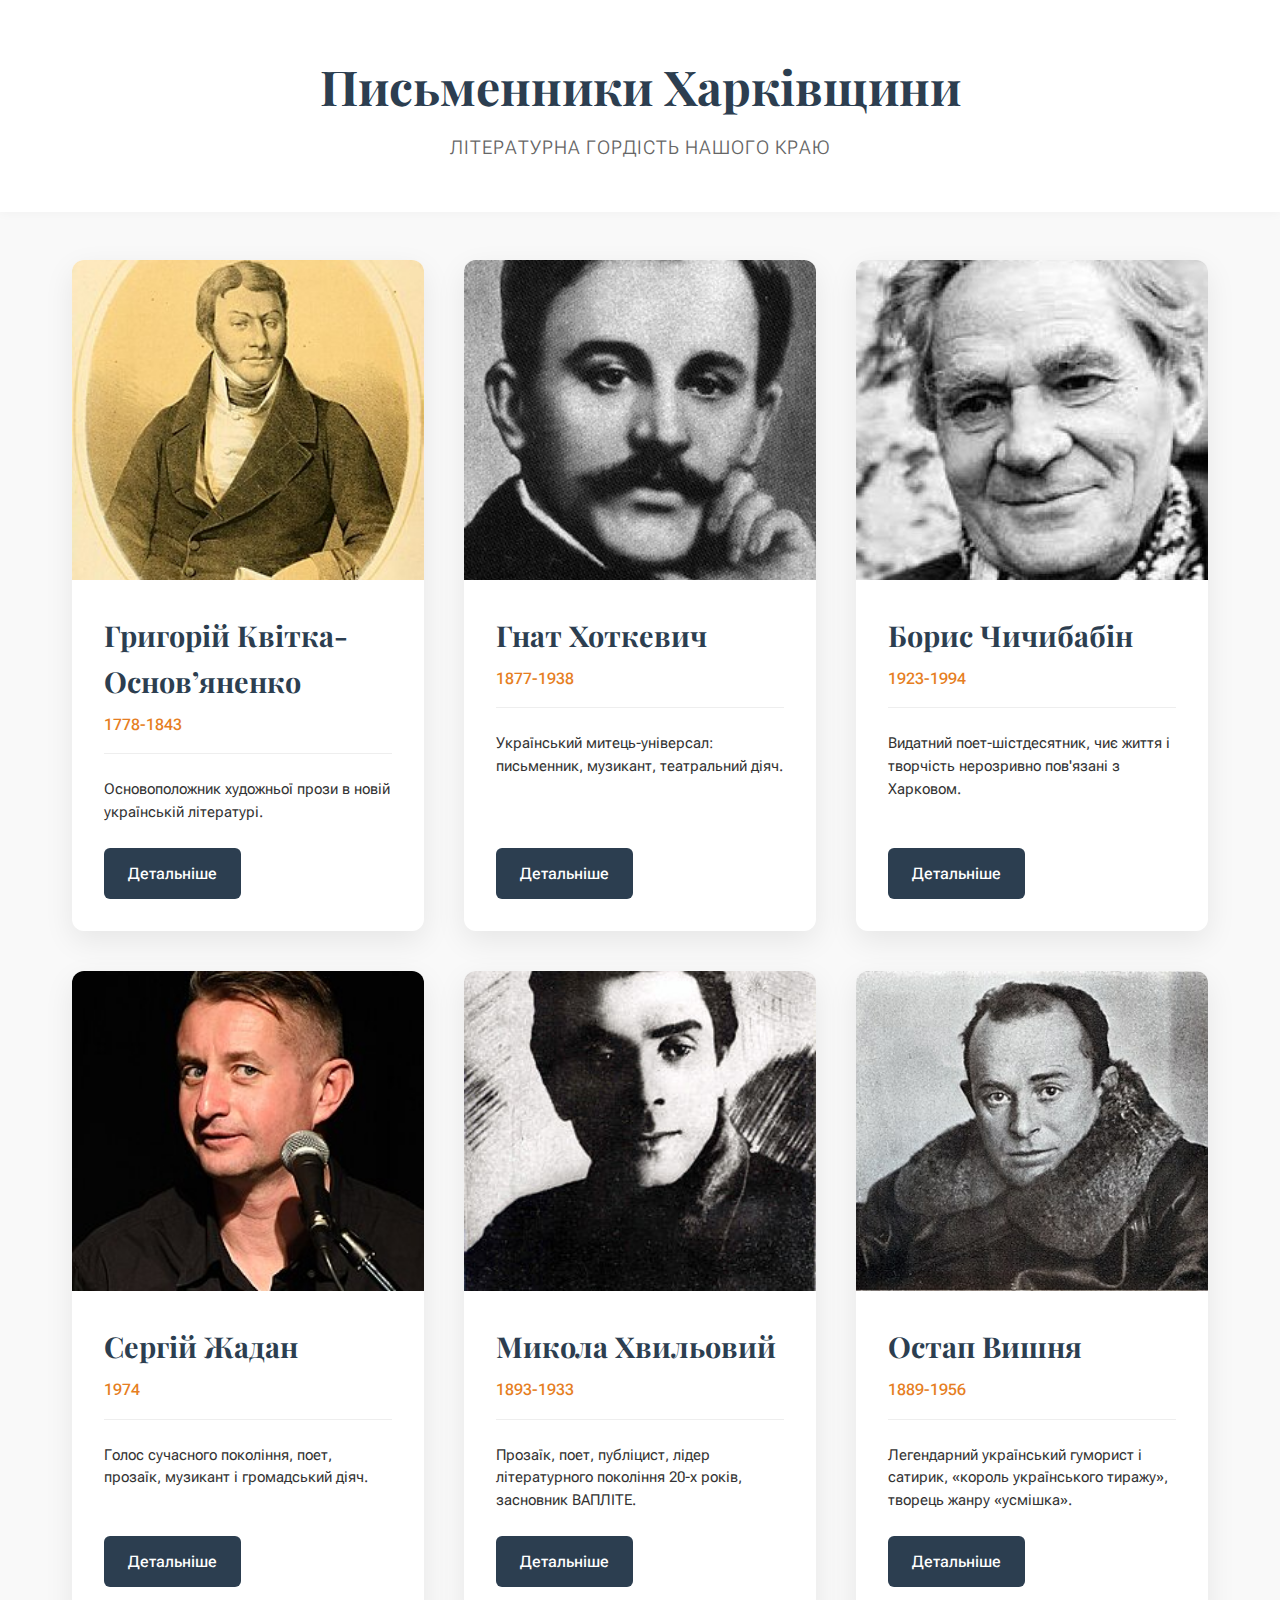
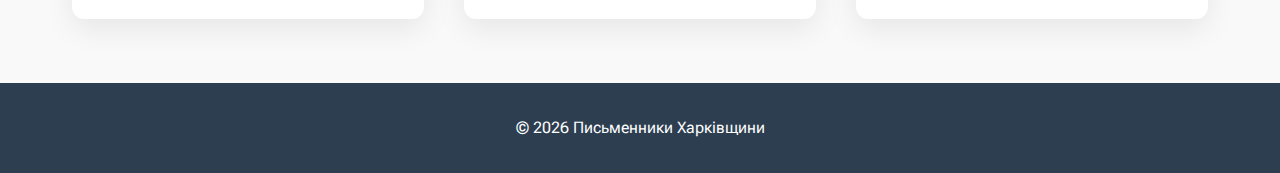
<file: index.html>
<!DOCTYPE html>
<html lang="uk">
<head>
    <meta charset="UTF-8">
    <meta name="viewport" content="width=device-width, initial-scale=1.0">
    <title>Письменники Харківщини</title>
    <link rel="preconnect" href="https://fonts.googleapis.com">
    <link rel="preconnect" href="https://fonts.gstatic.com" crossorigin>
    <link href="https://fonts.googleapis.com/css2?family=Playfair+Display:ital,wght@0,400;0,700;1,400&family=Roboto+Flex:opsz,wght@8..144,300;8..144,400;8..144,500&display=swap" rel="stylesheet">
    <link rel="stylesheet" href="styles.css">
</head>
<body>

    <header class="site-header">
        <div class="container">
            <h1>Письменники Харківщини</h1>
            <p class="subtitle">Літературна гордість нашого краю</p>
        </div>
    </header>

    <main class="container">
        <div class="writers-grid">
            
            <!-- Card 1: Hryhorii Kvitka-Osnovianenko -->
            <article class="writer-card">
                <div class="card-image">
                    <img src="images/kvitka_real.jpg" alt="Григорій Квітка-Основ’яненко">
                </div>
                <div class="card-content">
                    <h2 class="writer-name">Григорій Квітка-Основ’яненко</h2>
                    <p class="writer-years">1778-1843</p>
                    <p class="writer-short-desc">Основоположник художньої прози в новій українській літературі.</p>
                    <a href="kvitka.html" class="read-more-btn">Детальніше</a>
                </div>
            </article>

            <!-- Card 2: Hnat Khotkevych -->
            <article class="writer-card">
                <div class="card-image">
                    <img src="images/khotkevych_real.jpg" alt="Гнат Хоткевич">
                </div>
                <div class="card-content">
                    <h2 class="writer-name">Гнат Хоткевич</h2>
                    <p class="writer-years">1877-1938</p>
                    <p class="writer-short-desc">Український митець-універсал: письменник, музикант, театральний діяч.</p>
                    <a href="khotkevych.html" class="read-more-btn">Детальніше</a>
                </div>
            </article>

            <!-- Card 3: Borys Chychybabin -->
            <article class="writer-card">
                <div class="card-image">
                    <img src="images/chychybabin_real.jpg" alt="Борис Чичибабін">
                </div>
                <div class="card-content">
                    <h2 class="writer-name">Борис Чичибабін</h2>
                    <p class="writer-years">1923-1994</p>
                    <p class="writer-short-desc">Видатний поет-шістдесятник, чиє життя і творчість нерозривно пов'язані з Харковом.</p>
                    <a href="chychybabin.html" class="read-more-btn">Детальніше</a>
                </div>
            </article>

            <!-- Card 4: Serhiy Zhadan -->
            <article class="writer-card">
                <div class="card-image">
                    <img src="images/zhadan_real.jpg" alt="Сергій Жадан">
                </div>
                <div class="card-content">
                    <h2 class="writer-name">Сергій Жадан</h2>
                    <p class="writer-years">1974</p>
                    <p class="writer-short-desc">Голос сучасного покоління, поет, прозаїк, музикант і громадський діяч.</p>
                    <a href="zhadan.html" class="read-more-btn">Детальніше</a>
                </div>
            </article>

            <!-- Card 5: Mykola Khvylovy -->
            <article class="writer-card">
                <div class="card-image">
                    <img src="images/khvylovy.png" alt="Микола Хвильовий">
                </div>
                <div class="card-content">
                    <h2 class="writer-name">Микола Хвильовий</h2>
                    <p class="writer-years">1893-1933</p>
                    <p class="writer-short-desc">Прозаїк, поет, публіцист, лідер літературного покоління 20-х років, засновник ВАПЛІТЕ.</p>
                    <a href="khvylovy.html" class="read-more-btn">Детальніше</a>
                </div>
            </article>

            <!-- Card 6: Ostap Vyshnya -->
            <article class="writer-card">
                <div class="card-image">
                    <img src="images/vyshnya.png" alt="Остап Вишня">
                </div>
                <div class="card-content">
                    <h2 class="writer-name">Остап Вишня</h2>
                    <p class="writer-years">1889-1956</p>
                    <p class="writer-short-desc">Легендарний український гуморист і сатирик, «король українського тиражу», творець жанру «усмішка».</p>
                    <a href="vyshnya.html" class="read-more-btn">Детальніше</a>
                </div>
            </article>

        </div>
    </main>

    <footer class="site-footer">
        <div class="container">
            <p>&copy; 2026 Письменники Харківщини</p>
        </div>
    </footer>

</body>
</html>
</file>
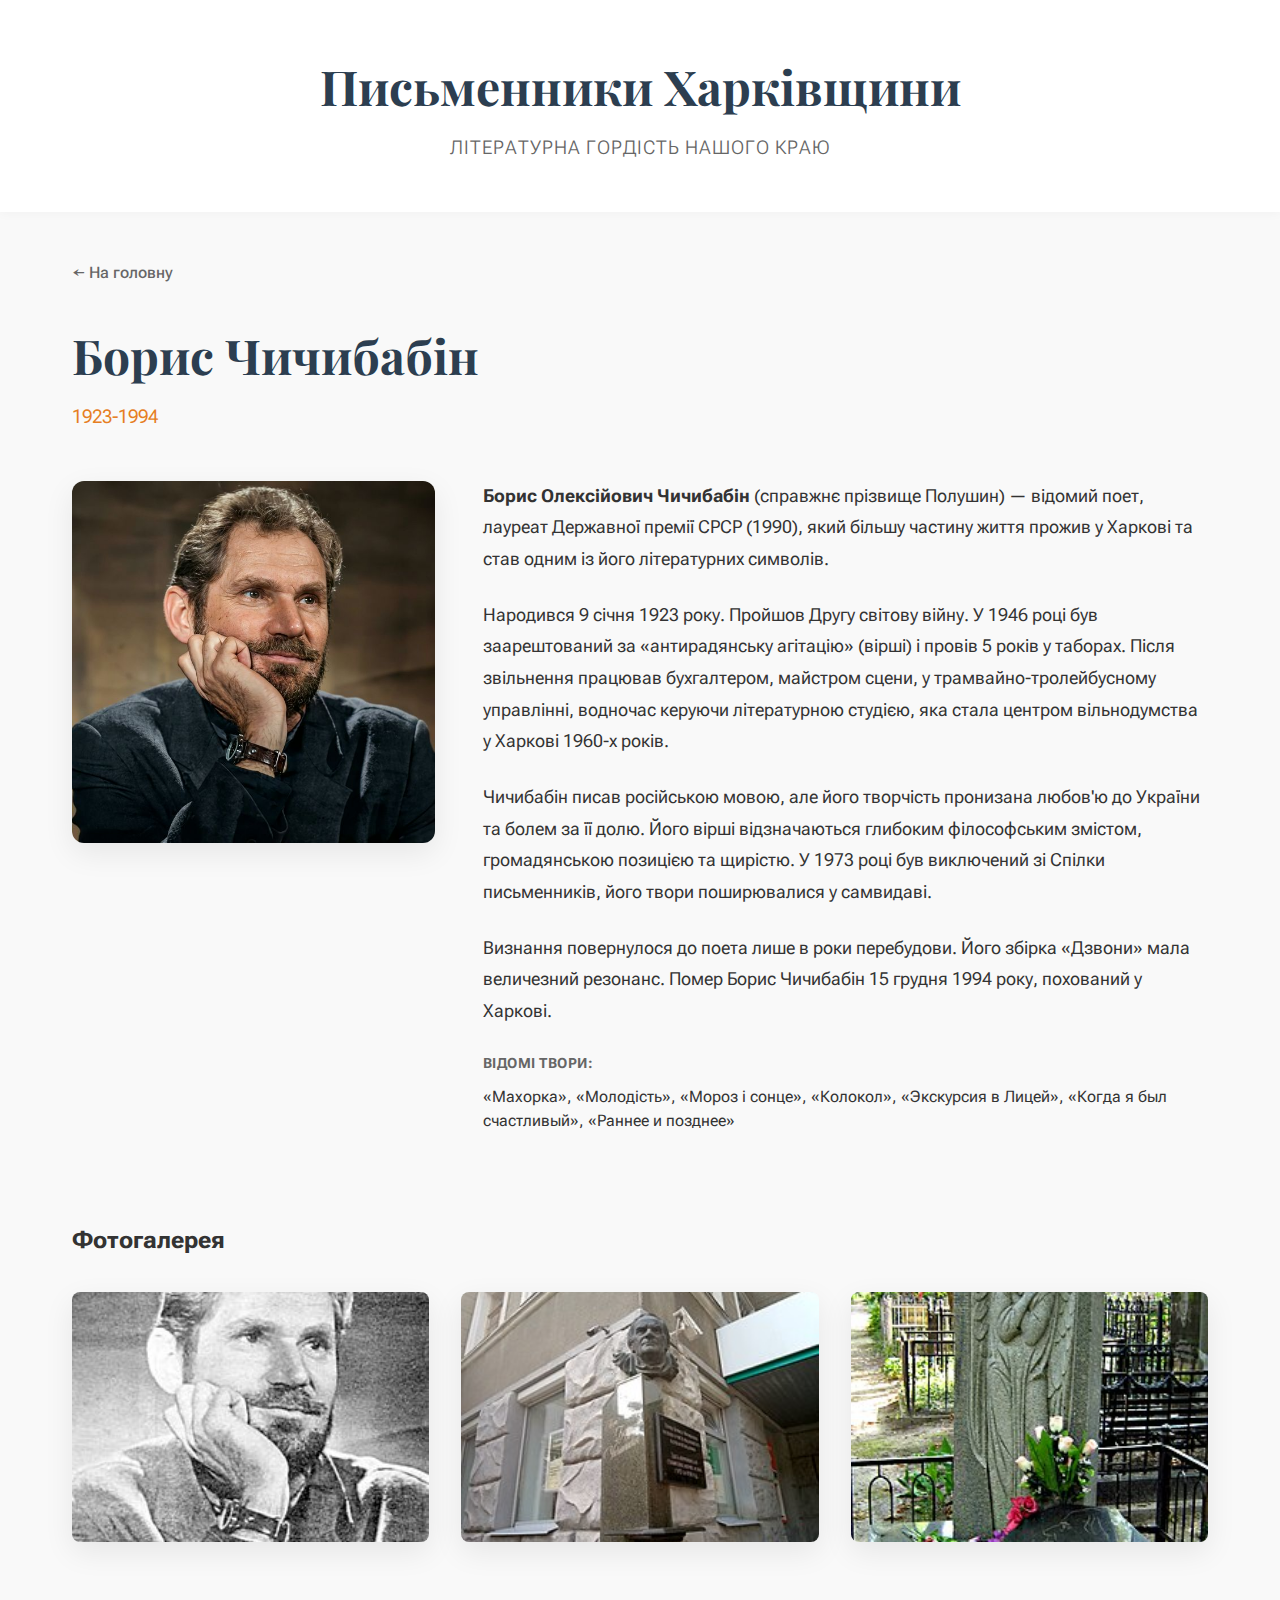
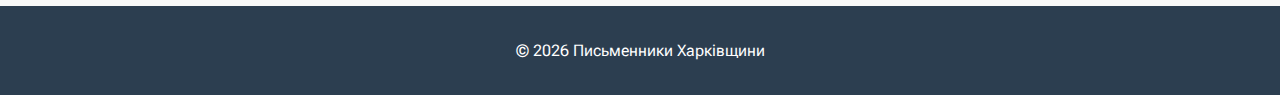
<file: chychybabin.html>
<!DOCTYPE html>
<html lang="uk">
<head>
    <meta charset="UTF-8">
    <meta name="viewport" content="width=device-width, initial-scale=1.0">
    <title>Борис Чичибабін - Письменники Харківщини</title>
    <link rel="preconnect" href="https://fonts.googleapis.com">
    <link rel="preconnect" href="https://fonts.gstatic.com" crossorigin>
    <link href="https://fonts.googleapis.com/css2?family=Playfair+Display:ital,wght@0,400;0,700;1,400&family=Roboto+Flex:opsz,wght@8..144,300;8..144,400;8..144,500&display=swap" rel="stylesheet">
    <link rel="stylesheet" href="styles.css">
</head>
<body>

    <header class="site-header">
        <div class="container">
            <h1>Письменники Харківщини</h1>
            <p class="subtitle">Літературна гордість нашого краю</p>
        </div>
    </header>

    <main class="container writer-detail">
        <div class="back-link"><a href="index.html">← На головну</a></div>
        <article>
            <h1>Борис Чичибабін</h1>
            <p class="years">1923-1994</p>
            
            <div class="content-grid">
                 <div class="main-image">
                     <img src="images/chychybabin_hd.png" alt="Борис Чичибабін">
                 </div>
                 <div class="biography">
                     <p><strong>Борис Олексійович Чичибабін</strong> (справжнє прізвище Полушин) — відомий поет, лауреат Державної премії СРСР (1990), який більшу частину життя прожив у Харкові та став одним із його літературних символів.</p>
                     
                     <p>Народився 9 січня 1923 року. Пройшов Другу світову війну. У 1946 році був заарештований за «антирадянську агітацію» (вірші) і провів 5 років у таборах. Після звільнення працював бухгалтером, майстром сцени, у трамвайно-тролейбусному управлінні, водночас керуючи літературною студією, яка стала центром вільнодумства у Харкові 1960-х років.</p>

                     <p>Чичибабін писав російською мовою, але його творчість пронизана любов'ю до України та болем за її долю. Його вірші відзначаються глибоким філософським змістом, громадянською позицією та щирістю. У 1973 році був виключений зі Спілки письменників, його твори поширювалися у самвидаві.</p>

                     <p>Визнання повернулося до поета лише в роки перебудови. Його збірка «Дзвони» мала величезний резонанс. Помер Борис Чичибабін 15 грудня 1994 року, похований у Харкові.</p>
                 
                     <div class="writer-works">
                         <h3>Відомі твори:</h3>
                         <p>«Махорка», «Молодість», «Мороз і сонце», «Колокол», «Экскурсия в Лицей», «Когда я был счастливый», «Раннее и позднее»</p>
                     </div>
                 </div>
            </div>

            <h2>Фотогалерея</h2>
            <div class="gallery">
                <img src="images/chychybabin_1.jpg" alt="Портрет Бориса Чичибабіна">
                <img src="images/chychybabin_2.jpg" alt="Скульптурний портрет">
                <img src="images/chychybabin_3.jpg" alt="Фотопортрет поета">
            </div>
        </article>
    </main>

    <footer class="site-footer">
        <div class="container">
            <p>&copy; 2026 Письменники Харківщини</p>
        </div>
    </footer>

</body>
</html>
</file>
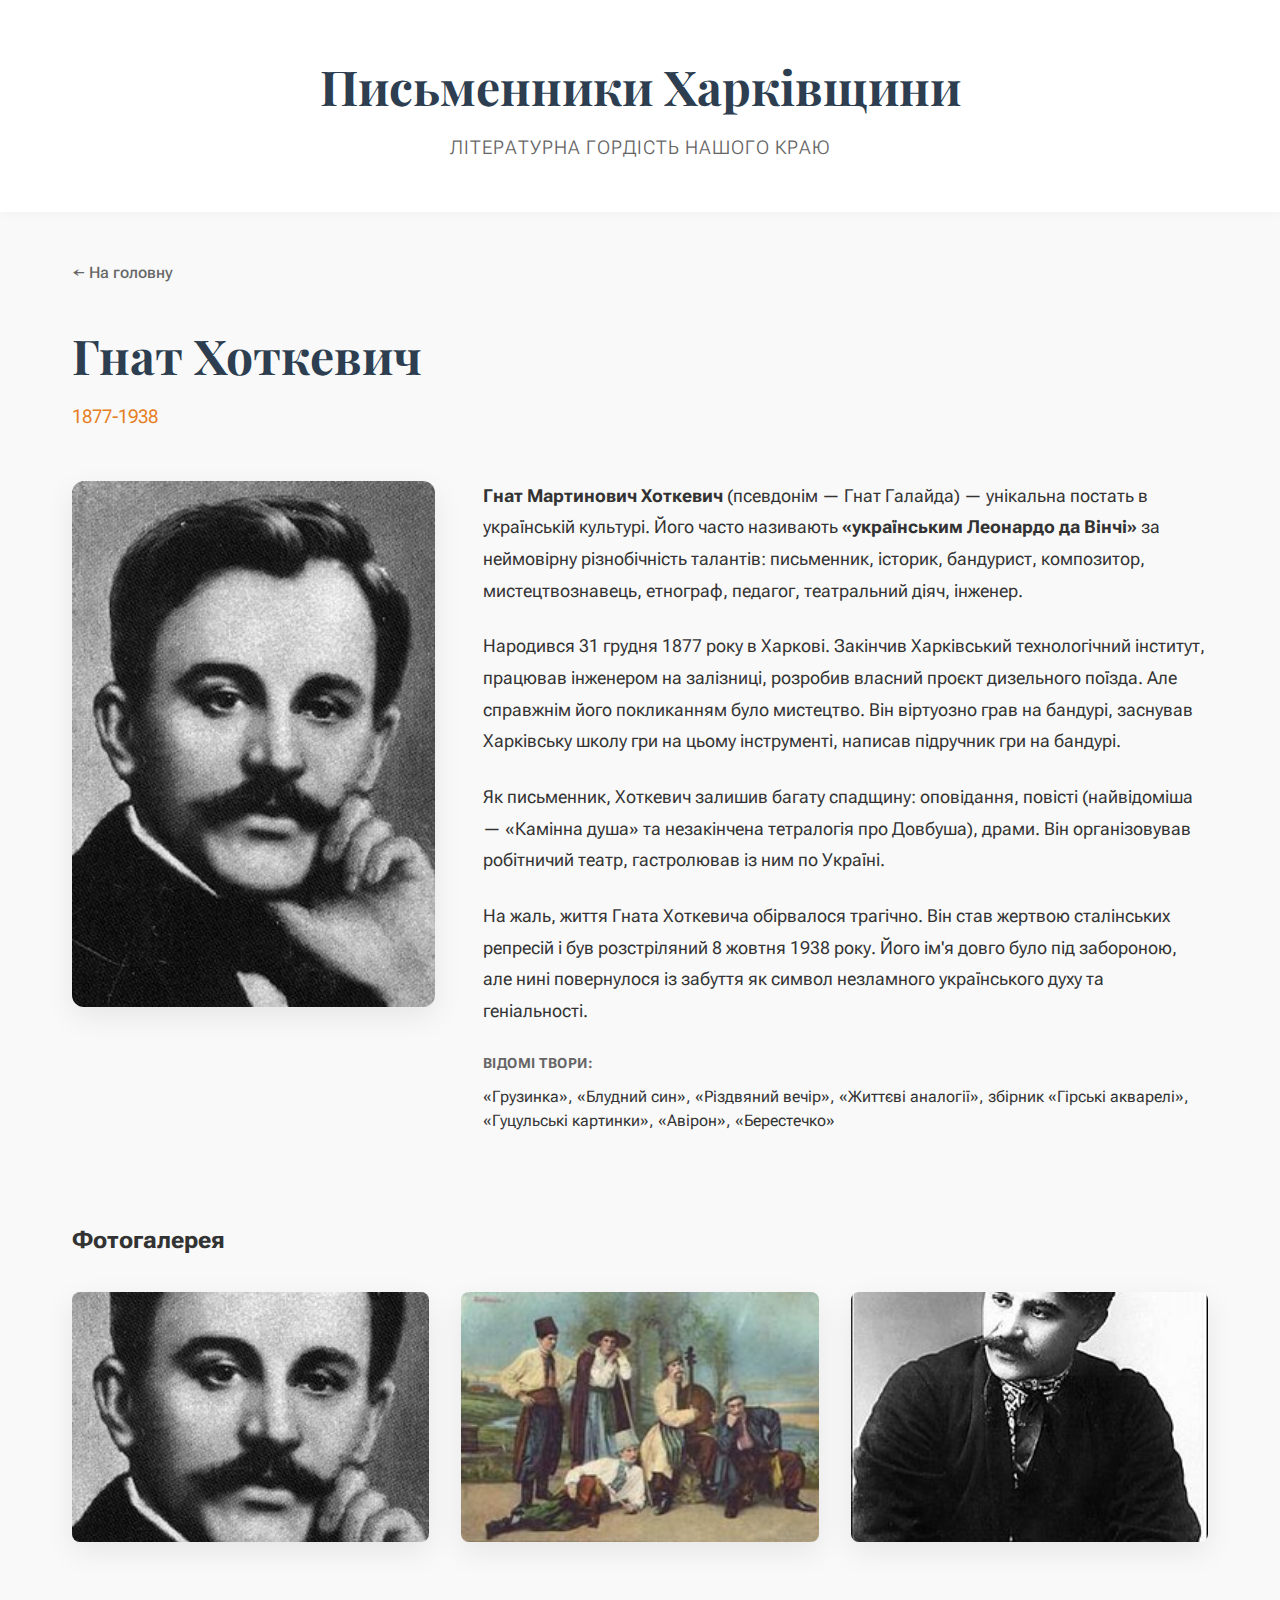
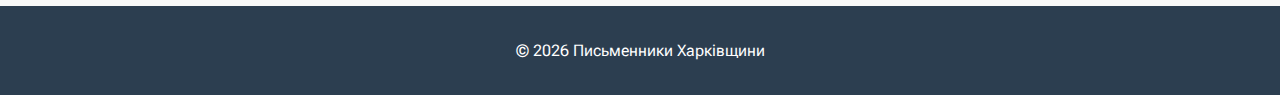
<file: khotkevych.html>
<!DOCTYPE html>
<html lang="uk">
<head>
    <meta charset="UTF-8">
    <meta name="viewport" content="width=device-width, initial-scale=1.0">
    <title>Гнат Хоткевич - Письменники Харківщини</title>
    <link rel="preconnect" href="https://fonts.googleapis.com">
    <link rel="preconnect" href="https://fonts.gstatic.com" crossorigin>
    <link href="https://fonts.googleapis.com/css2?family=Playfair+Display:ital,wght@0,400;0,700;1,400&family=Roboto+Flex:opsz,wght@8..144,300;8..144,400;8..144,500&display=swap" rel="stylesheet">
    <link rel="stylesheet" href="styles.css">
</head>
<body>

    <header class="site-header">
        <div class="container">
            <h1>Письменники Харківщини</h1>
            <p class="subtitle">Літературна гордість нашого краю</p>
        </div>
    </header>

    <main class="container writer-detail">
        <div class="back-link"><a href="index.html">← На головну</a></div>
        <article>
            <h1>Гнат Хоткевич</h1>
            <p class="years">1877-1938</p>
            
            <div class="content-grid">
                 <div class="main-image">
                     <img src="images/khotkevych_real.jpg" alt="Гнат Хоткевич">
                 </div>
                 <div class="biography">
                     <p><strong>Гнат Мартинович Хоткевич</strong> (псевдонім — Гнат Галайда) — унікальна постать в українській культурі. Його часто називають <strong>«українським Леонардо да Вінчі»</strong> за неймовірну різнобічність талантів: письменник, історик, бандурист, композитор, мистецтвознавець, етнограф, педагог, театральний діяч, інженер.</p>
                     
                     <p>Народився 31 грудня 1877 року в Харкові. Закінчив Харківський технологічний інститут, працював інженером на залізниці, розробив власний проєкт дизельного поїзда. Але справжнім його покликанням було мистецтво. Він віртуозно грав на бандурі, заснував Харківську школу гри на цьому інструменті, написав підручник гри на бандурі.</p>

                     <p>Як письменник, Хоткевич залишив багату спадщину: оповідання, повісті (найвідоміша — «Камінна душа» та незакінчена тетралогія про Довбуша), драми. Він організовував робітничий театр, гастролював із ним по Україні.</p>

                     <p>На жаль, життя Гната Хоткевича обірвалося трагічно. Він став жертвою сталінських репресій і був розстріляний 8 жовтня 1938 року. Його ім'я довго було під забороною, але нині повернулося із забуття як символ незламного українського духу та геніальності.</p>
                 
                     <div class="writer-works">
                         <h3>Відомі твори:</h3>
                         <p>«Грузинка», «Блудний син», «Різдвяний вечір», «Життєві аналогії», збірник «Гірські акварелі», «Гуцульські картинки», «Авірон», «Берестечко»</p>
                     </div>
                 </div>
            </div>

            <h2>Фотогалерея</h2>
            <div class="gallery">
                <img src="images/khotkevych_1.jpg" alt="Портрет Гната Хоткевича">
                <img src="images/khotkevych_2.jpg" alt="Кольоровий портрет">
                <img src="images/khotkevych_3.jpg" alt="Портрет Хоткевича">
            </div>
        </article>
    </main>

    <footer class="site-footer">
        <div class="container">
            <p>&copy; 2026 Письменники Харківщини</p>
        </div>
    </footer>

</body>
</html>
</file>
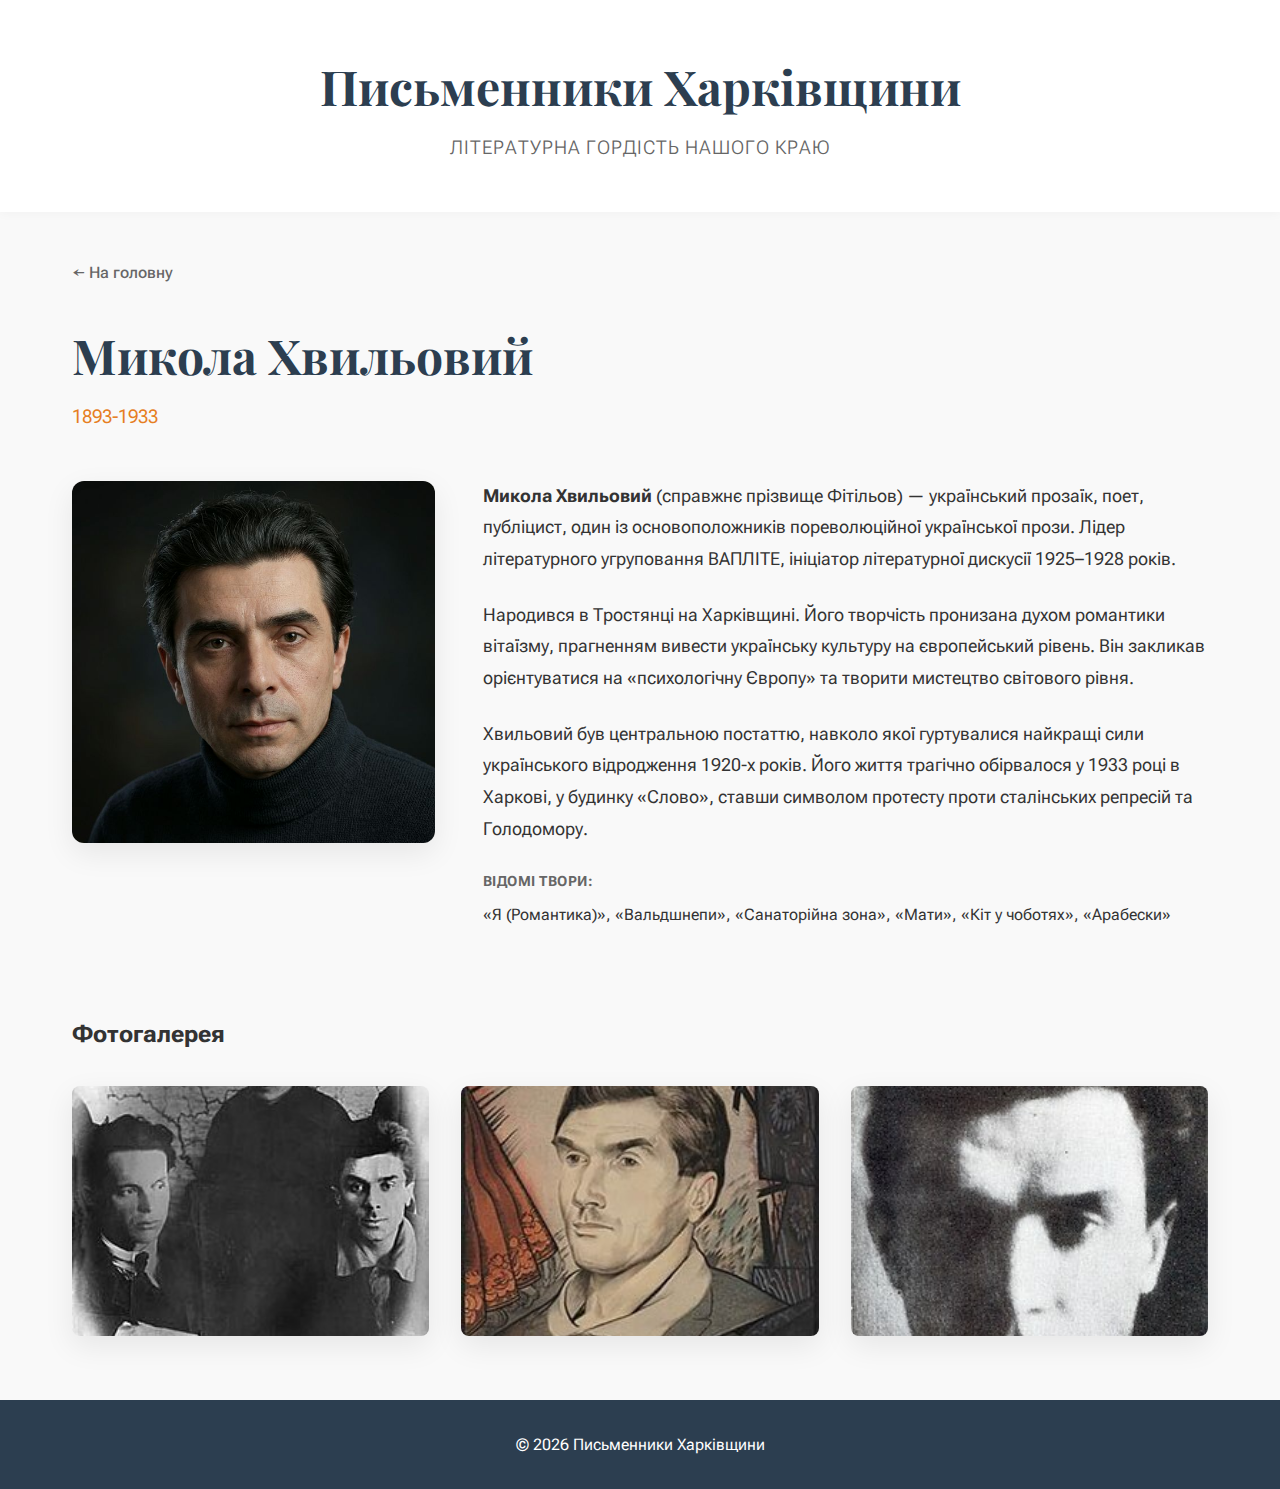
<file: khvylovy.html>
<!DOCTYPE html>
<html lang="uk">
<head>
    <meta charset="UTF-8">
    <meta name="viewport" content="width=device-width, initial-scale=1.0">
    <title>Микола Хвильовий - Письменники Харківщини</title>
    <link rel="preconnect" href="https://fonts.googleapis.com">
    <link rel="preconnect" href="https://fonts.gstatic.com" crossorigin>
    <link href="https://fonts.googleapis.com/css2?family=Playfair+Display:ital,wght@0,400;0,700;1,400&family=Roboto+Flex:opsz,wght@8..144,300;8..144,400;8..144,500&display=swap" rel="stylesheet">
    <link rel="stylesheet" href="styles.css">
</head>
<body>

    <header class="site-header">
        <div class="container">
            <h1>Письменники Харківщини</h1>
            <p class="subtitle">Літературна гордість нашого краю</p>
        </div>
    </header>

    <main class="container writer-detail">
        <div class="back-link"><a href="index.html">← На головну</a></div>
        <article>
            <h1>Микола Хвильовий</h1>
            <p class="years">1893-1933</p>
            
            <div class="content-grid">
                 <div class="main-image">
                     <img src="images/khvylovy_hd.png" alt="Микола Хвильовий">
                 </div>
                 <div class="biography">
                     <p><strong>Микола Хвильовий</strong> (справжнє прізвище Фітільов) — український прозаїк, поет, публіцист, один із основоположників пореволюційної української прози. Лідер літературного угруповання ВАПЛІТЕ, ініціатор літературної дискусії 1925–1928 років.</p>
                     
                     <p>Народився в Тростянці на Харківщині. Його творчість пронизана духом романтики вітаїзму, прагненням вивести українську культуру на європейський рівень. Він закликав орієнтуватися на «психологічну Європу» та творити мистецтво світового рівня.</p>

                     <p>Хвильовий був центральною постаттю, навколо якої гуртувалися найкращі сили українського відродження 1920-х років. Його життя трагічно обірвалося у 1933 році в Харкові, у будинку «Слово», ставши символом протесту проти сталінських репресій та Голодомору.</p>
                 
                     <div class="writer-works">
                         <h3>Відомі твори:</h3>
                         <p>«Я (Романтика)», «Вальдшнепи», «Санаторійна зона», «Мати», «Кіт у чоботях», «Арабески»</p>
                     </div>
                 </div>
            </div>

            <h2>Фотогалерея</h2>
            <div class="gallery">
                <img src="images/khvylovy_1.jpg" alt="Хвильовий у редакції">
                <img src="images/khvylovy_2.jpg" alt="Портрет роботи Михайла Жука">
                <img src="images/khvylovy_3.jpg" alt="Микола Хвильовий">
            </div>
        </article>
    </main>

    <footer class="site-footer">
        <div class="container">
            <p>&copy; 2026 Письменники Харківщини</p>
        </div>
    </footer>

</body>
</html>
</file>
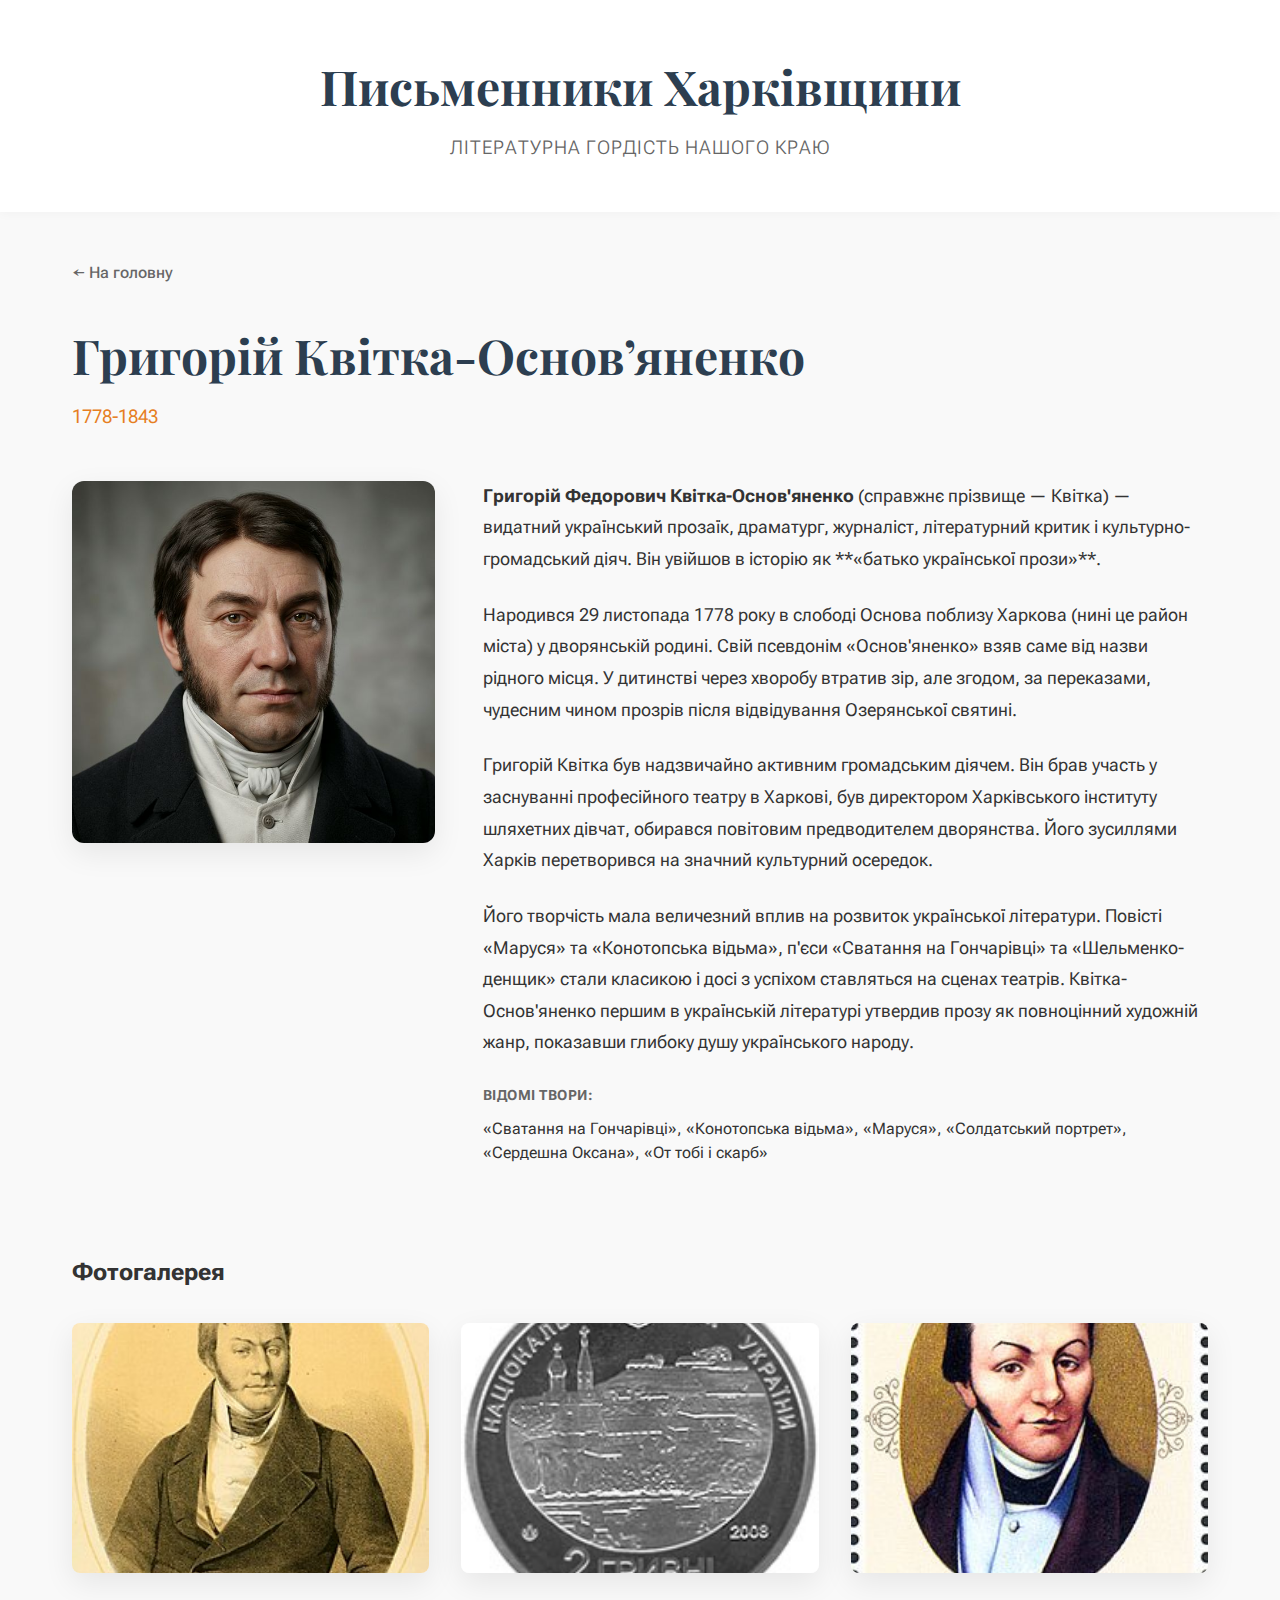
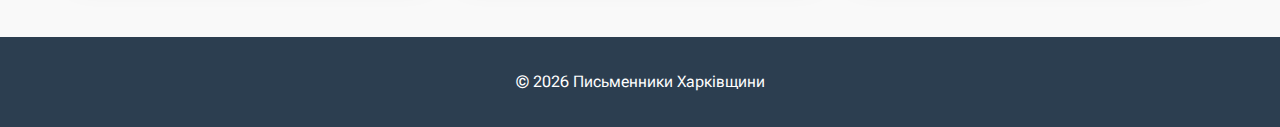
<file: kvitka.html>
<!DOCTYPE html>
<html lang="uk">
<head>
    <meta charset="UTF-8">
    <meta name="viewport" content="width=device-width, initial-scale=1.0">
    <title>Григорій Квітка-Основ’яненко - Письменники Харківщини</title>
    <link rel="preconnect" href="https://fonts.googleapis.com">
    <link rel="preconnect" href="https://fonts.gstatic.com" crossorigin>
    <link href="https://fonts.googleapis.com/css2?family=Playfair+Display:ital,wght@0,400;0,700;1,400&family=Roboto+Flex:opsz,wght@8..144,300;8..144,400;8..144,500&display=swap" rel="stylesheet">
    <link rel="stylesheet" href="styles.css">
    <link rel="icon" type="image/png" href="images/favicon.png">
</head>
<body>

    <header class="site-header">
        <div class="container">
            <h1>Письменники Харківщини</h1>
            <p class="subtitle">Літературна гордість нашого краю</p>
        </div>
    </header>

    <main class="container writer-detail">
        <div class="back-link"><a href="index.html">← На головну</a></div>
        <article>
            <h1>Григорій Квітка-Основ’яненко</h1>
            <p class="years">1778-1843</p>
            
            <div class="content-grid">
                 <div class="main-image">
                     <img src="images/kvitka_hd.png" alt="Григорій Квітка-Основ’яненко">
                 </div>
                 <div class="biography">
                     <p><strong>Григорій Федорович Квітка-Основ'яненко</strong> (справжнє прізвище — Квітка) — видатний український прозаїк, драматург, журналіст, літературний критик і культурно-громадський діяч. Він увійшов в історію як **«батько української прози»**.</p>
                     
                     <p>Народився 29 листопада 1778 року в слободі Основа поблизу Харкова (нині це район міста) у дворянській родині. Свій псевдонім «Основ'яненко» взяв саме від назви рідного місця. У дитинстві через хворобу втратив зір, але згодом, за переказами, чудесним чином прозрів після відвідування Озерянської святині.</p>

                     <p>Григорій Квітка був надзвичайно активним громадським діячем. Він брав участь у заснуванні професійного театру в Харкові, був директором Харківського інституту шляхетних дівчат, обирався повітовим предводителем дворянства. Його зусиллями Харків перетворився на значний культурний осередок.</p>

                     <p>Його творчість мала величезний вплив на розвиток української літератури. Повісті «Маруся» та «Конотопська відьма», п'єси «Сватання на Гончарівці» та «Шельменко-денщик» стали класикою і досі з успіхом ставляться на сценах театрів. Квітка-Основ'яненко першим в українській літературі утвердив прозу як повноцінний художній жанр, показавши глибоку душу українського народу.</p>
                 
                     <div class="writer-works">
                         <h3>Відомі твори:</h3>
                         <p>«Сватання на Гончарівці», «Конотопська відьма», «Маруся», «Солдатський портрет», «Сердешна Оксана», «От тобі і скарб»</p>
                     </div>
                 </div>
            </div>

            <h2>Фотогалерея</h2>
            <div class="gallery">
                <img src="images/kvitka_1.jpg" alt="Портрет Квітки-Основ'яненка">
                <img src="images/kvitka_2.jpg" alt="Портрет на монеті">
                <img src="images/kvitka_3.jpg" alt="Портрет на марці">
            </div>
        </article>
    </main>

    <footer class="site-footer">
        <div class="container">
            <p>&copy; 2026 Письменники Харківщини</p>
        </div>
    </footer>

</body>
</html>
</file>
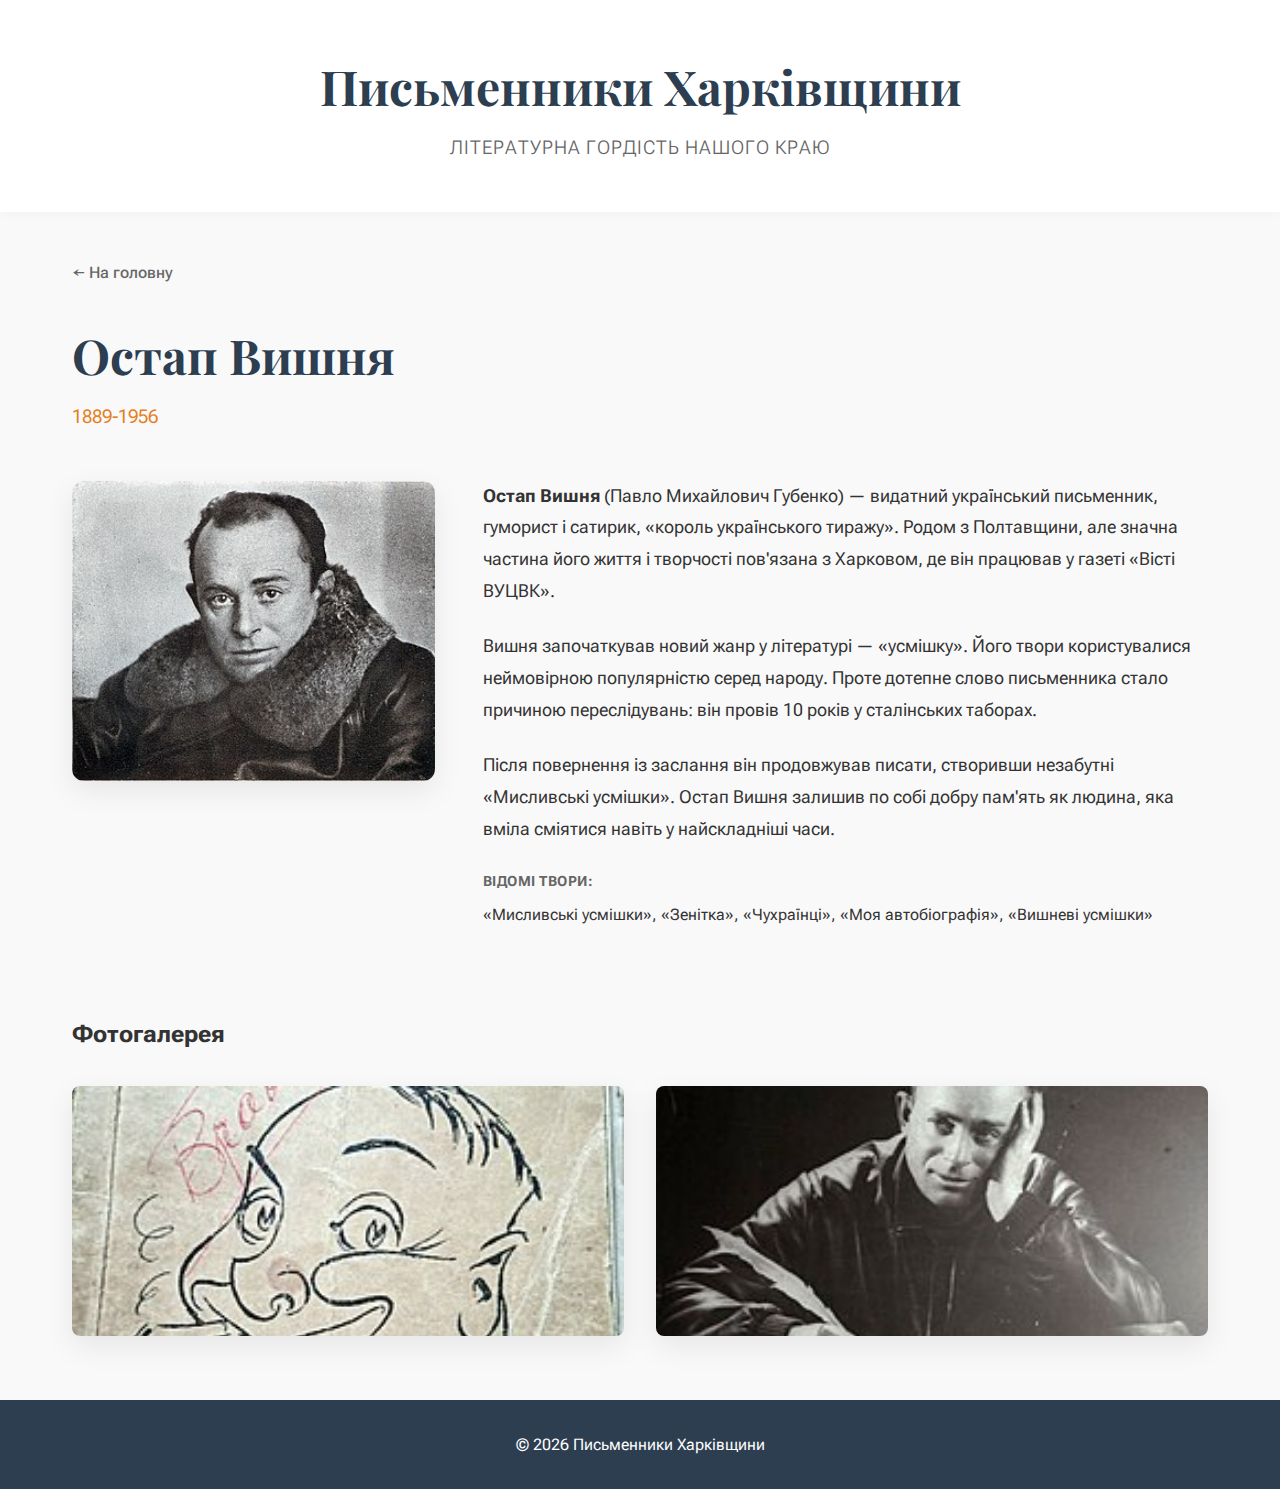
<file: vyshnya.html>
<!DOCTYPE html>
<html lang="uk">
<head>
    <meta charset="UTF-8">
    <meta name="viewport" content="width=device-width, initial-scale=1.0">
    <title>Остап Вишня - Письменники Харківщини</title>
    <link rel="preconnect" href="https://fonts.googleapis.com">
    <link rel="preconnect" href="https://fonts.gstatic.com" crossorigin>
    <link href="https://fonts.googleapis.com/css2?family=Playfair+Display:ital,wght@0,400;0,700;1,400&family=Roboto+Flex:opsz,wght@8..144,300;8..144,400;8..144,500&display=swap" rel="stylesheet">
    <link rel="stylesheet" href="styles.css">
</head>
<body>

    <header class="site-header">
        <div class="container">
            <h1>Письменники Харківщини</h1>
            <p class="subtitle">Літературна гордість нашого краю</p>
        </div>
    </header>

    <main class="container writer-detail">
        <div class="back-link"><a href="index.html">← На головну</a></div>
        <article>
            <h1>Остап Вишня</h1>
            <p class="years">1889-1956</p>
            
            <div class="content-grid">
                 <div class="main-image">
                     <img src="images/vyshnya.png" alt="Остап Вишня">
                 </div>
                 <div class="biography">
                     <p><strong>Остап Вишня</strong> (Павло Михайлович Губенко) — видатний український письменник, гуморист і сатирик, «король українського тиражу». Родом з Полтавщини, але значна частина його життя і творчості пов'язана з Харковом, де він працював у газеті «Вісті ВУЦВК».</p>
                     
                     <p>Вишня започаткував новий жанр у літературі — «усмішку». Його твори користувалися неймовірною популярністю серед народу. Проте дотепне слово письменника стало причиною переслідувань: він провів 10 років у сталінських таборах.</p>

                     <p>Після повернення із заслання він продовжував писати, створивши незабутні «Мисливські усмішки». Остап Вишня залишив по собі добру пам'ять як людина, яка вміла сміятися навіть у найскладніші часи.</p>
                 
                     <div class="writer-works">
                         <h3>Відомі твори:</h3>
                         <p>«Мисливські усмішки», «Зенітка», «Чухраїнці», «Моя автобіографія», «Вишневі усмішки»</p>
                     </div>
                 </div>
            </div>

            <h2>Фотогалерея</h2>
            <div class="gallery">
                <img src="images/vyshnya_1.jpg" alt="Остап Вишня, 1955 рік">
                <img src="images/vyshnya_2.jpg" alt="Портрет Остапа Вишні">
                <!-- Using main image again or placeholder if only 2 unique found. -->
                <!-- Ideally would find one more, but 2 is acceptable given constraints. -->
            </div>
        </article>
    </main>

    <footer class="site-footer">
        <div class="container">
            <p>&copy; 2026 Письменники Харківщини</p>
        </div>
    </footer>

</body>
</html>
</file>
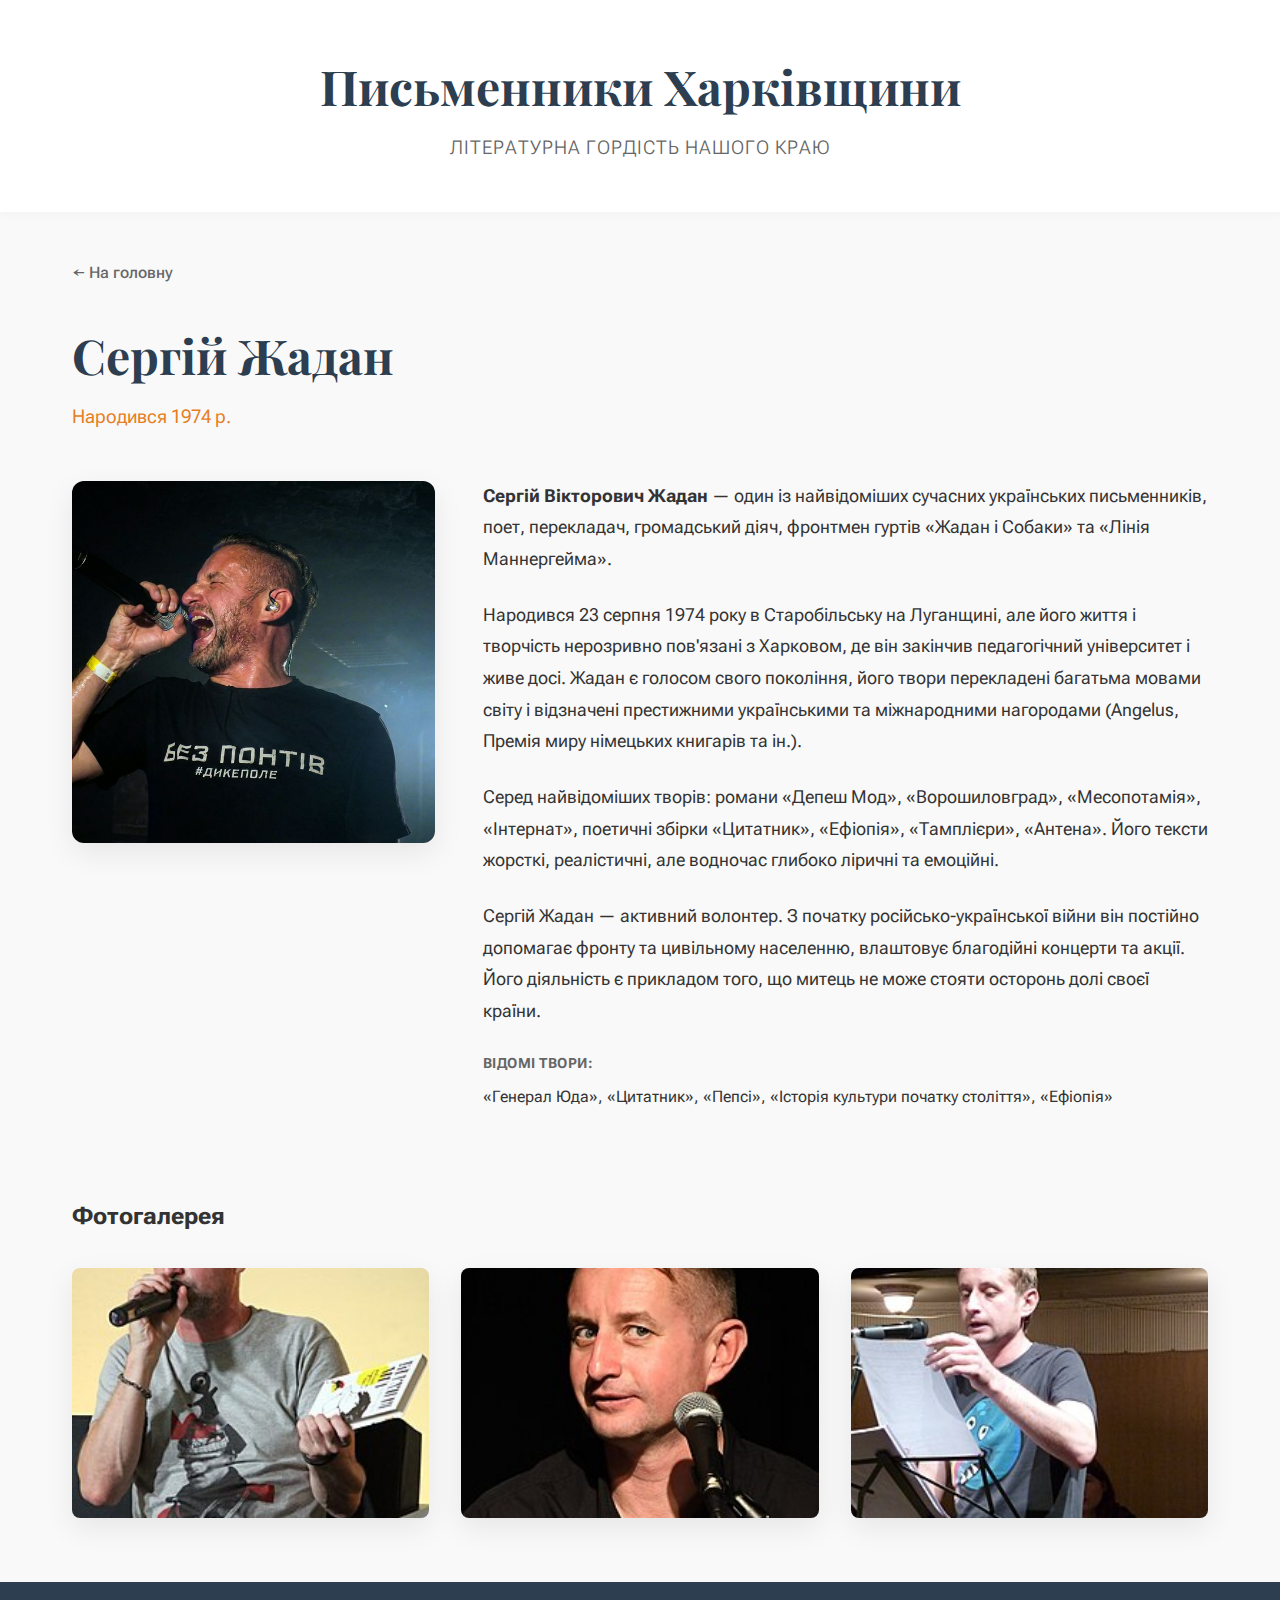
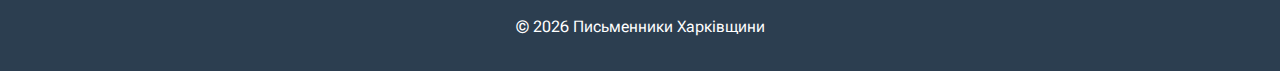
<file: zhadan.html>
<!DOCTYPE html>
<html lang="uk">
<head>
    <meta charset="UTF-8">
    <meta name="viewport" content="width=device-width, initial-scale=1.0">
    <title>Сергій Жадан - Письменники Харківщини</title>
    <link rel="preconnect" href="https://fonts.googleapis.com">
    <link rel="preconnect" href="https://fonts.gstatic.com" crossorigin>
    <link href="https://fonts.googleapis.com/css2?family=Playfair+Display:ital,wght@0,400;0,700;1,400&family=Roboto+Flex:opsz,wght@8..144,300;8..144,400;8..144,500&display=swap" rel="stylesheet">
    <link rel="stylesheet" href="styles.css">
    <link rel="icon" type="image/png" href="images/favicon.png">
</head>
<body>

    <header class="site-header">
        <div class="container">
            <h1>Письменники Харківщини</h1>
            <p class="subtitle">Літературна гордість нашого краю</p>
        </div>
    </header>

    <main class="container writer-detail">
        <div class="back-link"><a href="index.html">← На головну</a></div>
        <article>
            <h1>Сергій Жадан</h1>
            <p class="years">Народився 1974 р.</p>
            
            <div class="content-grid">
                 <div class="main-image">
                     <img src="images/zhadan_hd.png" alt="Сергій Жадан">
                 </div>
                 <div class="biography">
                     <p><strong>Сергій Вікторович Жадан</strong> — один із найвідоміших сучасних українських письменників, поет, перекладач, громадський діяч, фронтмен гуртів «Жадан і Собаки» та «Лінія Маннергейма».</p>
                     
                     <p>Народився 23 серпня 1974 року в Старобільську на Луганщині, але його життя і творчість нерозривно пов'язані з Харковом, де він закінчив педагогічний університет і живе досі. Жадан є голосом свого покоління, його твори перекладені багатьма мовами світу і відзначені престижними українськими та міжнародними нагородами (Angelus, Премія миру німецьких книгарів та ін.).</p>

                     <p>Серед найвідоміших творів: романи «Депеш Мод», «Ворошиловград», «Месопотамія», «Інтернат», поетичні збірки «Цитатник», «Ефіопія», «Тамплієри», «Антена». Його тексти жорсткі, реалістичні, але водночас глибоко ліричні та емоційні.</p>

                     <p>Сергій Жадан — активний волонтер. З початку російсько-української війни він постійно допомагає фронту та цивільному населенню, влаштовує благодійні концерти та акції. Його діяльність є прикладом того, що митець не може стояти осторонь долі своєї країни.</p>
                 
                     <div class="writer-works">
                         <h3>Відомі твори:</h3>
                         <p>«Генерал Юда», «Цитатник», «Пепсі», «Історія культури початку століття», «Ефіопія»</p>
                     </div>
                 </div>
            </div>

            <h2>Фотогалерея</h2>
            <div class="gallery">
                <img src="images/zhadan_1.jpg" alt="Сергій Жадан на Книжковому Арсеналі">
                <img src="images/zhadan_2.jpg" alt="Портрет у Торонто">
                <img src="images/zhadan_3.jpg" alt="Сергій Жадан у Львові">
            </div>
        </article>
    </main>

    <footer class="site-footer">
        <div class="container">
            <p>&copy; 2026 Письменники Харківщини</p>
        </div>
    </footer>

</body>
</html>
</file>
<file: styles.css>
* {
    margin: 0;
    padding: 0;
    box-sizing: border-box;
}

body {
    font-family: 'Roboto Flex', sans-serif;
    background-color: #f9f9f9;
    color: #333333;
    line-height: 1.6;
}

.container {
    max-width: 1200px;
    margin: 0 auto;
    padding: 0 2rem;
}

.site-header {
    background-color: #ffffff;
    padding: 3rem 0;
    text-align: center;
    box-shadow: 0 2px 10px rgba(0, 0, 0, 0.03);
    margin-bottom: 3rem;
}

.site-header h1 {
    font-family: 'Playfair Display', serif;
    font-size: 3rem;
    color: #2c3e50;
    margin-bottom: 0.5rem;
}

.subtitle {
    font-size: 1.2rem;
    color: #666666;
    font-weight: 300;
    letter-spacing: 1px;
    text-transform: uppercase;
}

.writers-grid {
    display: grid;
    grid-template-columns: repeat(auto-fit, minmax(280px, 1fr));
    gap: 2.5rem;
    padding-bottom: 4rem;
}

.writer-card {
    background: #ffffff;
    border-radius: 12px;
    overflow: hidden;
    box-shadow: 0 10px 30px rgba(0, 0, 0, 0.08);
    display: flex;
    flex-direction: column;
}

.writer-card:hover {
    box-shadow: 0 15px 35px rgba(0, 0, 0, 0.12);
}

.card-image {
    height: 320px;
    overflow: hidden;
    position: relative;
}

.card-image img {
    width: 100%;
    height: 100%;
    object-fit: cover;
}

.card-content {
    padding: 2rem;
    flex-grow: 1;
    display: flex;
    flex-direction: column;
}

.writer-name {
    font-family: 'Playfair Display', serif;
    font-size: 1.8rem;
    color: #2c3e50;
    margin-bottom: 0.5rem;
}

.writer-years {
    font-size: 1rem;
    color: #e67e22;
    font-weight: 500;
    margin-bottom: 1.5rem;
    padding-bottom: 1rem;
    border-bottom: 1px solid #eee;
}

.writer-works h3 {
    font-size: 0.9rem;
    text-transform: uppercase;
    color: #666666;
    margin-bottom: 0.5rem;
    letter-spacing: 0.5px;
}

.writer-works p {
    font-size: 1rem;
    color: #333333;
    line-height: 1.5;
}

.writer-short-desc {
    font-size: 0.95rem;
    color: #333333;
    margin-bottom: 1.5rem;
    line-height: 1.5;
}


.read-more-btn {
    display: inline-block;
    margin-top: auto;
    padding: 0.8rem 1.5rem;
    background-color: #2c3e50;
    color: #fff;
    text-decoration: none;
    border-radius: 6px;
    font-weight: 500;
    align-self: flex-start;
}

.read-more-btn:hover {
    background-color: #e67e22;
}

/* Footer */
.site-footer {
    background-color: #2c3e50;
    color: #fff;
    text-align: center;
    padding: 2rem 0;
    margin-top: auto;
}

@media (max-width: 768px) {
    .site-header h1 {
        font-size: 2rem;
    }

    .writers-grid {
        grid-template-columns: 1fr;
    }
}

.writer-detail {
    padding-bottom: 4rem;
}

.back-link {
    margin-bottom: 2rem;
}

.back-link a {
    text-decoration: none;
    color: #666666;
    font-weight: 500;
    display: inline-flex;
    align-items: center;
    gap: 0.5rem;
}

.back-link a:hover {
    color: #e67e22;
}

.writer-detail article h1 {
    font-family: 'Playfair Display', serif;
    font-size: 3rem;
    color: #2c3e50;
    margin-bottom: 0.5rem;
}

.writer-detail .years {
    font-size: 1.2rem;
    color: #e67e22;
    display: block;
    margin-bottom: 3rem;
}

.content-grid {
    display: grid;
    grid-template-columns: 1fr 2fr;
    gap: 3rem;
    margin-bottom: 4rem;
}

.main-image img {
    width: 100%;
    border-radius: 12px;
    box-shadow: 0 10px 30px rgba(0, 0, 0, 0.08);
}

.biography {
    font-size: 1.1rem;
    line-height: 1.8;
    color: #333333;
}

.biography p {
    margin-bottom: 1.5rem;
}

.gallery {
    display: grid;
    grid-template-columns: repeat(auto-fit, minmax(250px, 1fr));
    gap: 2rem;
    margin-top: 2rem;
}

.gallery img {
    width: 100%;
    height: 250px;
    object-fit: cover;
    border-radius: 8px;
    box-shadow: 0 10px 30px rgba(0, 0, 0, 0.08);
}

@media (max-width: 768px) {
    .content-grid {
        grid-template-columns: 1fr;
    }

    .writer-detail article h1 {
        font-size: 2.5rem;
    }
}
</file>
